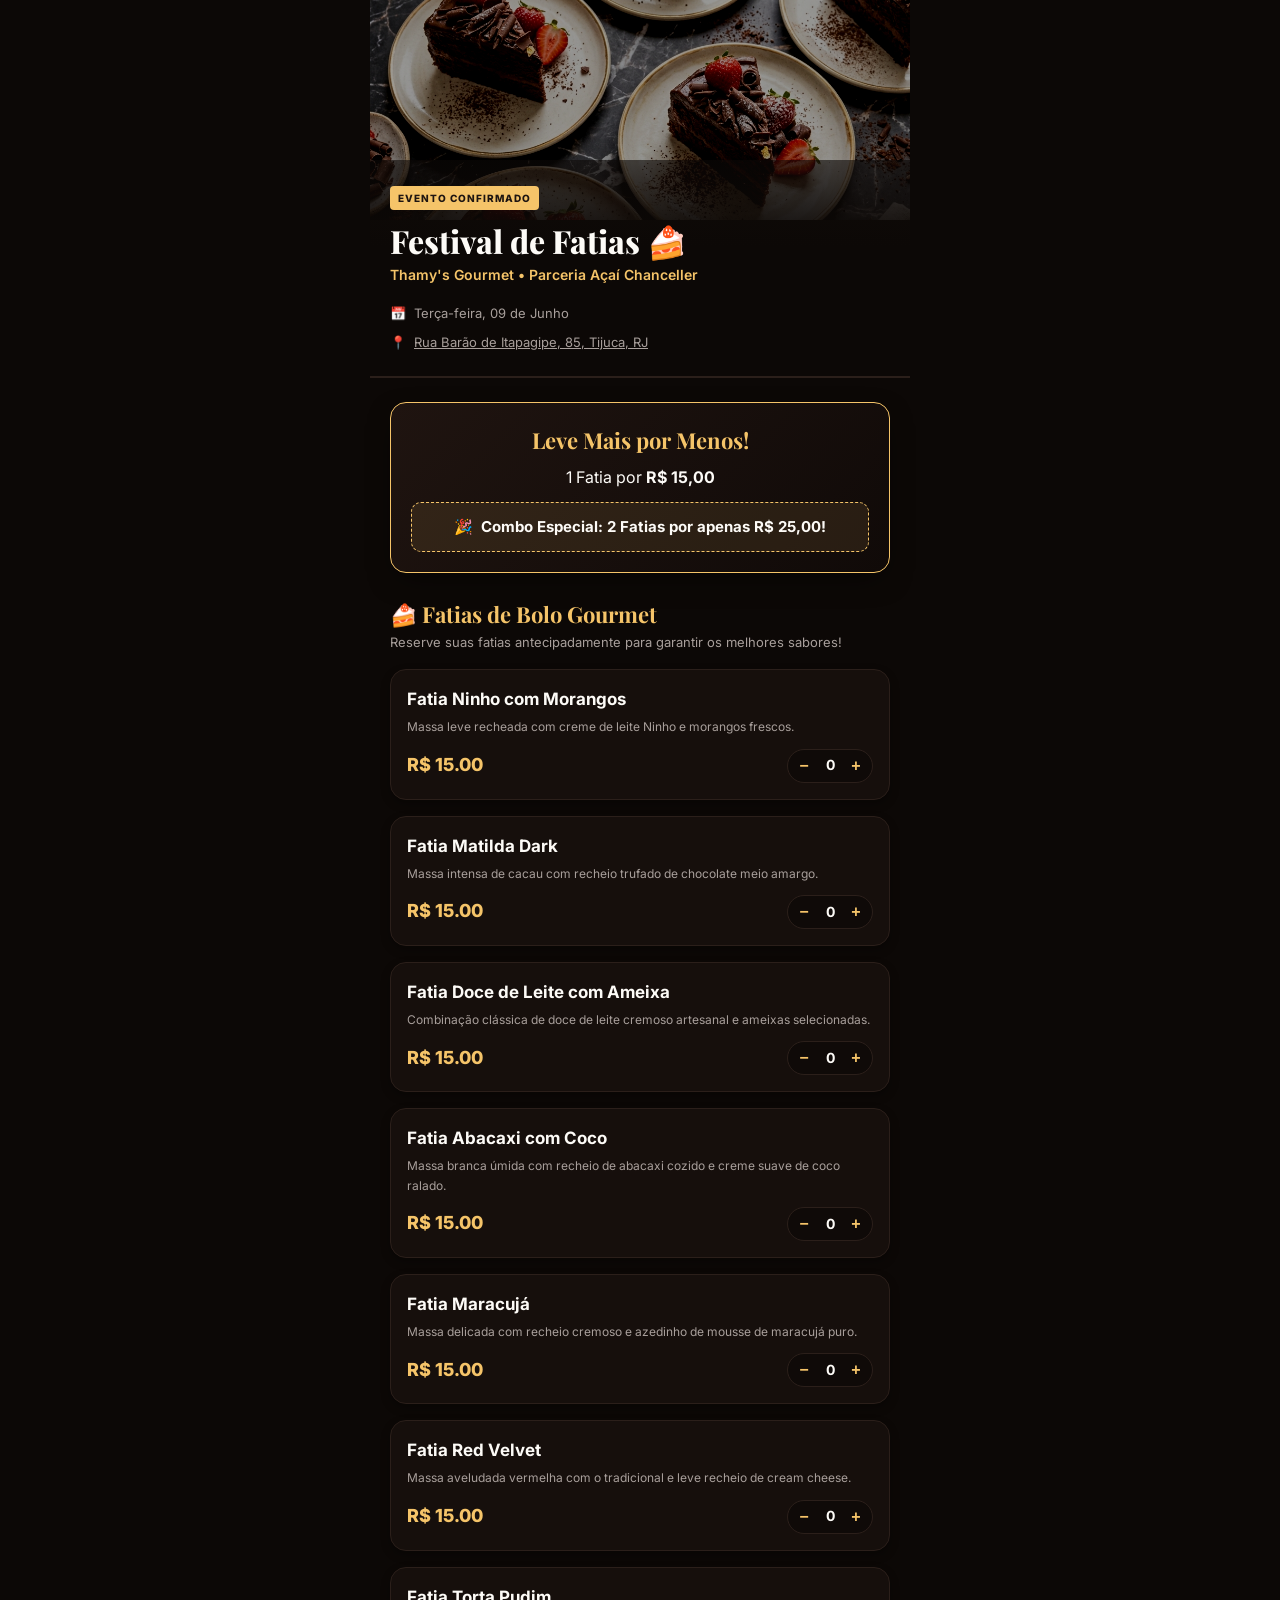
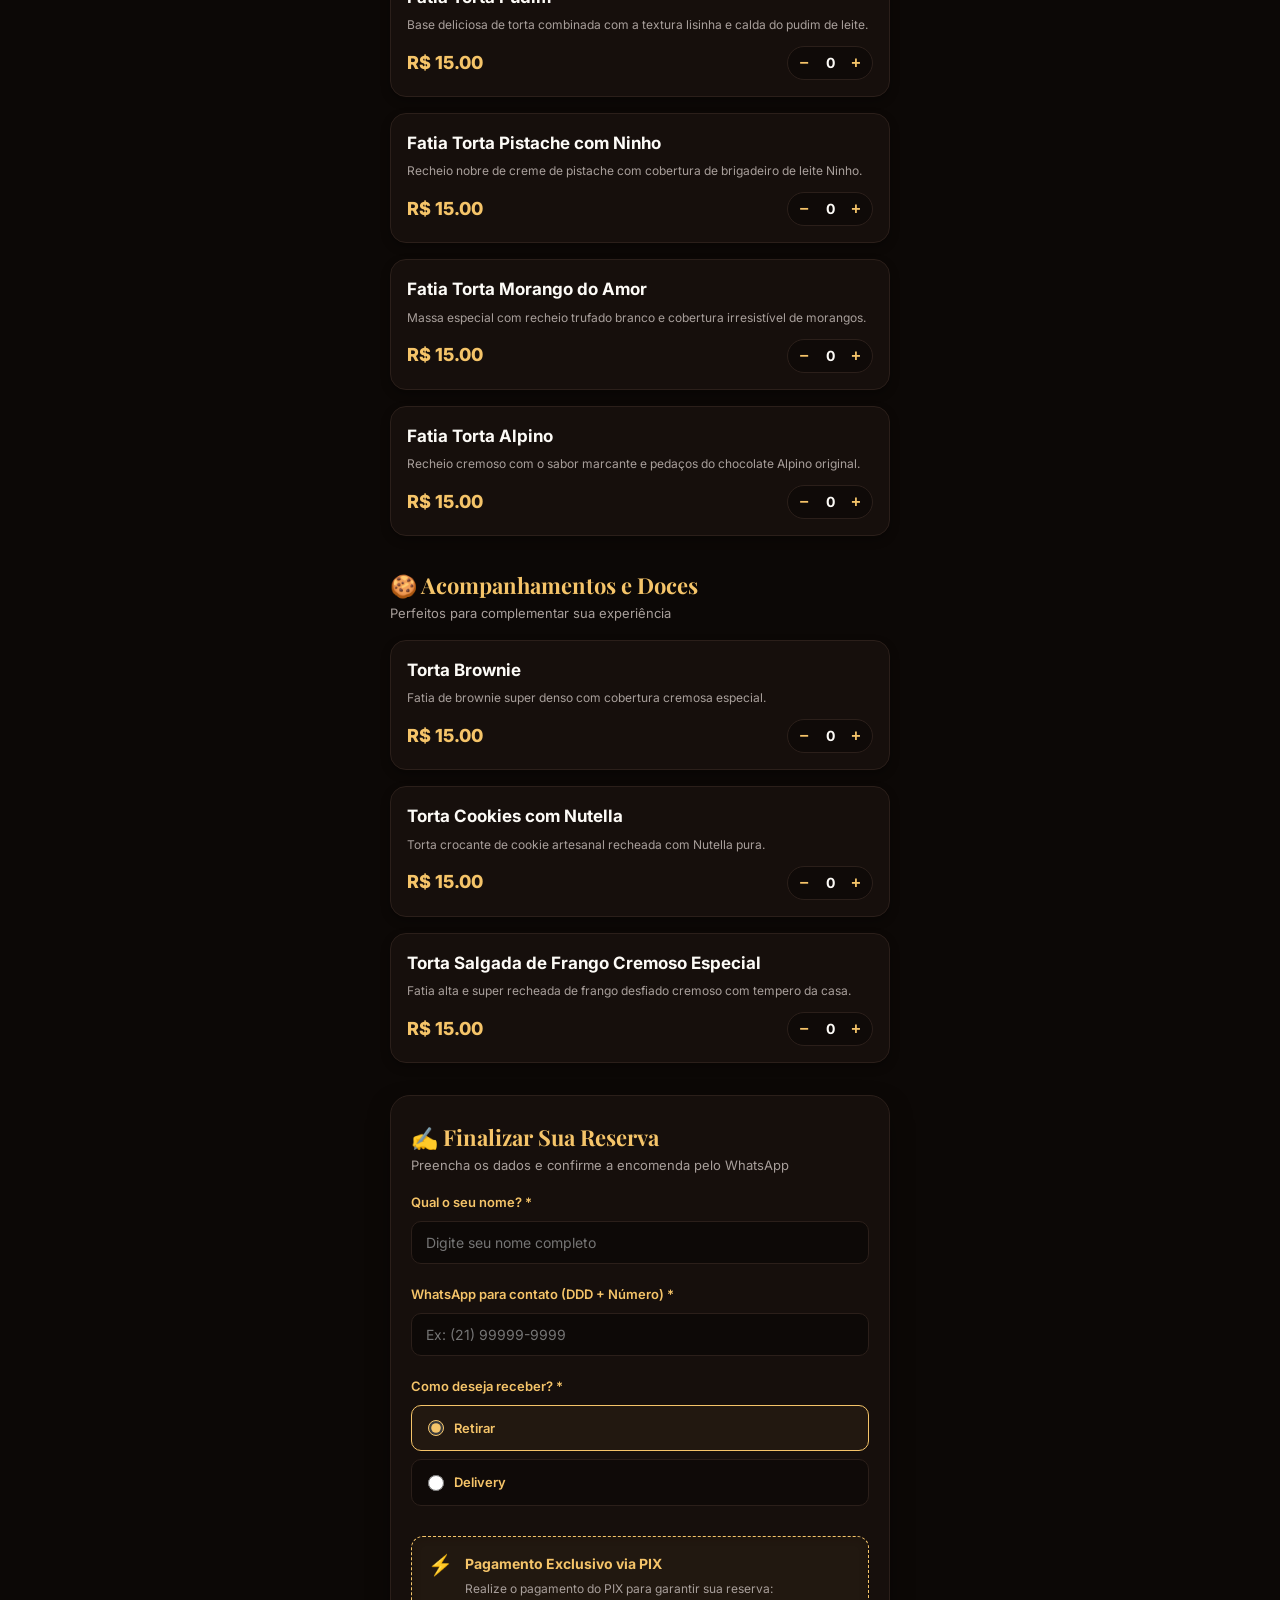
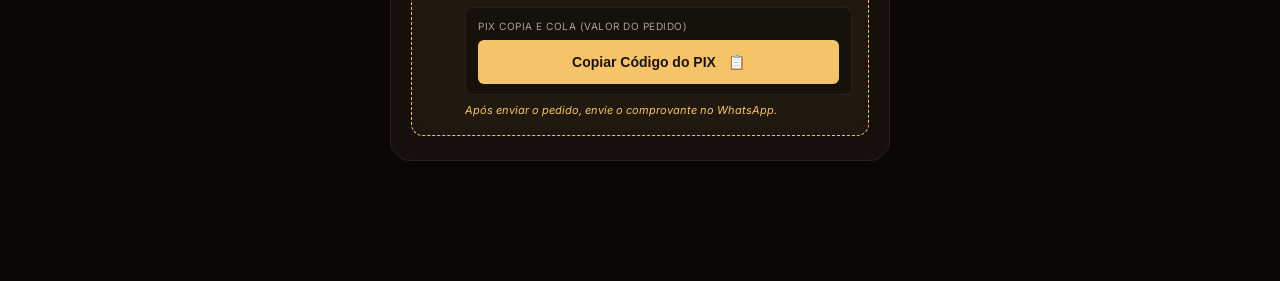
<file: index.html>
<!DOCTYPE html>
<html lang="pt-br">
<head>
    <meta charset="UTF-8">
    <meta name="viewport" content="width=device-width, initial-scale=1.0">
    <title>Festival de Fatias RJ - Thamy's & Chanceller</title>
    <!-- Google Fonts -->
    <link rel="preconnect" href="https://fonts.googleapis.com">
    <link rel="preconnect" href="https://fonts.gstatic.com" crossorigin>
    <link href="https://fonts.googleapis.com/css2?family=Inter:wght@300;400;500;600;700;800&family=Playfair+Display:ital,wght@0,600;0,700;0,800;1,600&display=swap" rel="stylesheet">
    <link rel="stylesheet" href="style.css">
</head>
<body>

    <!-- Header / Banner -->
    <header class="hero-banner">
        <div class="banner-img-container">
            <img src="banner_festival.png" alt="Festival de Fatias Thamy's & Chanceller" class="banner-img">
        </div>
        <div class="hero-content">
            <span class="badge-live">EVENTO CONFIRMADO</span>
            <h1>Festival de Fatias 🍰</h1>
            <p class="subtitle">Thamy's Gourmet • Parceria Açaí Chanceller</p>
            <div class="event-details">
                <div class="detail-item">
                    <span class="icon">📅</span>
                    <span>Terça-feira, 09 de Junho</span>
                </div>
                <div class="detail-item">
                    <span class="icon">📍</span>
                    <a href="https://maps.google.com/?q=Rua+Barão+de+Itapagipe,+85,+Tijuca,+Rio+de+Janeiro" target="_blank" class="map-link">
                        Rua Barão de Itapagipe, 85, Tijuca, RJ
                    </a>
                </div>
            </div>
        </div>
    </header>

    <main class="container">
        
        <!-- Bloco de Oferta Mestre -->
        <section class="promo-box">
            <h2>Leve Mais por Menos!</h2>
            <p class="promo-text">1 Fatia por <strong>R$ 15,00</strong></p>
            <div class="promo-combo">
                <span class="combo-icon">🎉</span>
                <span>Combo Especial: <strong>2 Fatias por apenas R$ 25,00!</strong></span>
            </div>
        </section>

        <!-- Menu / Categorias -->
        <section class="menu-section">
            <div class="section-title">
                <h2>🍰 Fatias de Bolo Gourmet</h2>
                <p>Reserve suas fatias antecipadamente para garantir os melhores sabores!</p>
            </div>
            <div id="fatias-container" class="menu-grid">
                <!-- Inserido dinamicamente via JS -->
                <div class="loading-state">Buscando sabores deliciosos...</div>
            </div>
        </section>

        <section class="menu-section">
            <div class="section-title">
                <h2>🍪 Acompanhamentos e Doces</h2>
                <p>Perfeitos para complementar sua experiência</p>
            </div>
            <div id="complementos-container" class="menu-grid">
                <!-- Inserido dinamicamente via JS -->
                <div class="loading-state">Buscando docinhos adicionais...</div>
            </div>
        </section>

        <!-- Formulário de Encomenda -->
        <section class="order-section" id="checkout">
            <div class="section-title">
                <h2>✍️ Finalizar Sua Reserva</h2>
                <p>Preencha os dados e confirme a encomenda pelo WhatsApp</p>
            </div>

            <form id="checkout-form" class="checkout-form">
                <div class="form-group">
                    <label for="client-name">Qual o seu nome? *</label>
                    <input type="text" id="client-name" name="name" required placeholder="Digite seu nome completo">
                </div>

                <div class="form-group">
                    <label for="client-phone">WhatsApp para contato (DDD + Número) *</label>
                    <input type="tel" id="client-phone" name="phone" required placeholder="Ex: (21) 99999-9999">
                </div>

                <div class="form-group">
                    <label>Como deseja receber? *</label>
                    <div class="radio-group">
                        <label class="radio-label active">
                            <input type="radio" name="delivery_method" value="retirar" checked>
                            <span>Retirar</span>
                        </label>
                        <label class="radio-label">
                            <input type="radio" name="delivery_method" value="delivery">
                            <span>Delivery</span>
                        </label>
                    </div>
                </div>

                <!-- Campos de Endereço (Ocultos por padrão) -->
                <div id="address-fields" class="address-fields hidden">
                    <h3>📍 Endereço de Entrega (Tijuca / Entorno)</h3>
                    
                    <div class="form-row">
                        <div class="form-group col-8">
                            <label for="address-street">Rua *</label>
                            <input type="text" id="address-street" name="street" placeholder="Rua / Avenida">
                        </div>
                        <div class="form-group col-4">
                            <label for="address-number">Número *</label>
                            <input type="text" id="address-number" name="number" placeholder="Nº">
                        </div>
                    </div>

                    <div class="form-row">
                        <div class="form-group col-6">
                            <label for="address-neighborhood">Bairro *</label>
                            <input type="text" id="address-neighborhood" name="neighborhood" placeholder="Ex: Tijuca">
                        </div>
                        <div class="form-group col-6">
                            <label for="address-complement">Complemento</label>
                            <input type="text" id="address-complement" name="complement" placeholder="Apto, Bloco, etc.">
                        </div>
                    </div>

                    <div class="form-group">
                        <label for="address-reference">Ponto de Referência</label>
                        <input type="text" id="address-reference" name="reference" placeholder="Ex: Próximo à praça X">
                    </div>

                    <!-- Caixa de Status do Cálculo da Entrega -->
                    <div id="delivery-status-box" class="delivery-status-box">
                        <span id="delivery-status-icon">🔄</span>
                        <span id="delivery-status-text">Aguardando endereço completo para calcular a taxa de entrega...</span>
                    </div>
                </div>

                <!-- Forma de Pagamento Fixa em PIX -->
                <input type="hidden" id="payment-method" name="payment" value="pix">
                <div class="pix-info-box">
                    <span class="pix-icon">⚡</span>
                    <div class="pix-content">
                        <label>Pagamento Exclusivo via PIX</label>
                        <p>Realize o pagamento do PIX para garantir sua reserva:</p>
                        
                        <div class="pix-key-container" id="pix-copia-cola-container">
                            <span class="pix-key-label">Pix Copia e Cola (Valor do Pedido)</span>
                            <button type="button" class="btn-copy-pix" id="btn-copy-pix-dinamico" onclick="copiarPixCopiaCola()" style="width: 100%; justify-content: center; padding: 14px; font-size: 14px; margin-top: 6px;">
                                <span id="copy-pix-btn-text">Copiar Código do PIX</span>
                                <span class="copy-icon" style="margin-left: 8px;">📋</span>
                            </button>
                        </div>


                        <p class="pix-sub-hint">Após enviar o pedido, envie o comprovante no WhatsApp.</p>
                    </div>
                </div>
            </form>
        </section>

    </main>

    <!-- Resumo Flutuante / Carrinho -->
    <footer class="bottom-bar hidden" id="bottom-bar">
        <div class="bar-container">
            <div class="cart-summary">
                <span id="cart-count" class="cart-badge">0</span>
                <div class="cart-total-box">
                    <div class="total-row main-total">
                        <span class="total-label">Total</span>
                        <span id="cart-total" class="total-value">R$ 0,00</span>
                    </div>
                    <div class="total-row sub-details" id="delivery-tax-row">
                        <span class="tax-detail-label">Itens: <span id="cart-subtotal">R$ 0,00</span></span>
                        <span class="tax-detail-separator">|</span>
                        <span class="tax-detail-label">Entrega: <span id="cart-delivery-tax">Grátis</span></span>
                    </div>
                    <span id="combo-discount" class="discount-label hidden">Economia aplicada!</span>
                </div>
            </div>
            <button type="button" class="btn-submit" id="btn-submit-order">
                <span>Enviar Pedido</span>
                <span class="btn-icon">📲</span>
            </button>
        </div>
    </footer>

    <!-- Scripts -->
    <script src="app.js"></script>
</body>
</html>
</file>
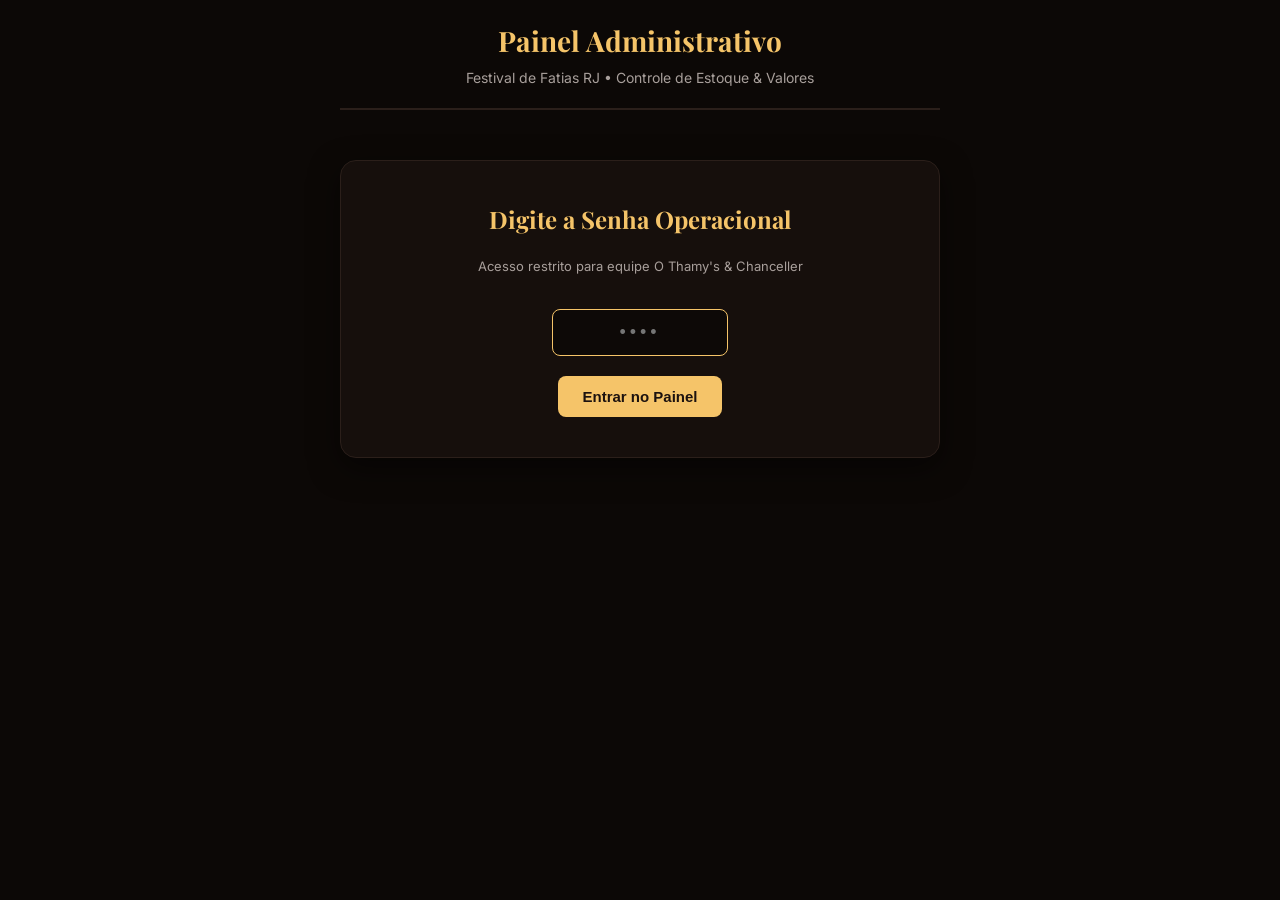
<file: admin.html>
<!DOCTYPE html>
<html lang="pt-br">
<head>
    <meta charset="UTF-8">
    <meta name="viewport" content="width=device-width, initial-scale=1.0">
    <title>Painel Administrativo - Festival de Fatias</title>
    <!-- Google Fonts -->
    <link rel="preconnect" href="https://fonts.googleapis.com">
    <link rel="preconnect" href="https://fonts.gstatic.com" crossorigin>
    <link href="https://fonts.googleapis.com/css2?family=Inter:wght@400;600;700;800&family=Playfair+Display:wght@700&display=swap" rel="stylesheet">
    <style>
        :root {
            --bg-color: #0c0806;
            --card-bg: #160f0c;
            --accent-gold: #f5c469;
            --accent-gold-hover: #e0a96d;
            --text-light: #fdfbf7;
            --text-muted: #a89f9b;
            --border-color: #2b1f1a;
            --success-green: #10b981;
            --danger-red: #ef4444;
        }

        body {
            font-family: 'Inter', sans-serif;
            background-color: var(--bg-color);
            color: var(--text-light);
            padding: 20px;
            margin: 0;
            line-height: 1.5;
        }

        .container {
            max-width: 600px;
            margin: 0 auto;
        }

        header {
            margin-bottom: 30px;
            text-align: center;
            border-bottom: 2px solid var(--border-color);
            padding-bottom: 20px;
        }

        header h1 {
            font-family: 'Playfair Display', Georgia, serif;
            color: var(--accent-gold);
            margin: 0;
            font-size: 28px;
        }

        header p {
            color: var(--text-muted);
            font-size: 14px;
            margin: 5px 0 0 0;
        }

        /* Tela de Bloqueio por Senha */
        .lock-screen {
            background-color: var(--card-bg);
            border: 1px solid var(--border-color);
            border-radius: 16px;
            padding: 40px 20px;
            text-align: center;
            box-shadow: 0 10px 30px rgba(0,0,0,0.5);
            margin-top: 50px;
        }

        .lock-screen h2 {
            margin-top: 0;
            color: var(--accent-gold);
            font-family: 'Playfair Display', serif;
        }

        .lock-screen input {
            background-color: rgba(0,0,0,0.4);
            border: 1px solid var(--border-color);
            border-radius: 8px;
            padding: 12px;
            color: white;
            font-size: 18px;
            text-align: center;
            letter-spacing: 4px;
            width: 150px;
            margin: 20px 0;
            outline: none;
        }

        .lock-screen input:focus {
            border-color: var(--accent-gold);
        }

        .btn {
            background-color: var(--accent-gold);
            color: #1c120f;
            border: none;
            border-radius: 8px;
            padding: 12px 24px;
            font-size: 15px;
            font-weight: 700;
            cursor: pointer;
            transition: all 0.2s ease;
        }

        .btn:hover {
            background-color: var(--accent-gold-hover);
        }

        .hidden {
            display: none !important;
        }

        /* Painel Admin Principal */
        .admin-panel {
            background-color: var(--card-bg);
            border: 1px solid var(--border-color);
            border-radius: 20px;
            padding: 24px;
            box-shadow: 0 10px 30px rgba(0,0,0,0.5);
            margin-bottom: 40px;
        }

        .section-title {
            color: var(--accent-gold);
            font-size: 18px;
            font-weight: 700;
            margin: 0 0 16px 0;
            border-left: 4px solid var(--accent-gold);
            padding-left: 10px;
        }

        .form-group {
            display: flex;
            flex-direction: column;
            gap: 6px;
            margin-bottom: 16px;
        }

        .form-group label {
            font-size: 13px;
            font-weight: 600;
            color: var(--text-muted);
        }

        .form-group input {
            background-color: rgba(0,0,0,0.4);
            border: 1px solid var(--border-color);
            border-radius: 8px;
            padding: 10px 12px;
            color: white;
            font-family: inherit;
            outline: none;
        }

        .form-group input:focus {
            border-color: var(--accent-gold);
        }

        .row-grid {
            display: grid;
            grid-template-columns: 1fr 1fr;
            gap: 16px;
        }

        /* Lista de Sabores / Controle */
        .flavor-list {
            display: flex;
            flex-direction: column;
            gap: 12px;
            margin-bottom: 24px;
        }

        .flavor-item {
            display: flex;
            align-items: center;
            justify-content: space-between;
            background-color: rgba(0,0,0,0.3);
            border: 1px solid var(--border-color);
            border-radius: 10px;
            padding: 12px 16px;
            gap: 12px;
        }

        .flavor-details {
            flex: 1;
            min-width: 0; /* Evita que o flexbox esmague os inputs no celular */
        }

        .flavor-details span {
            font-weight: 600;
            display: block;
        }

        .flavor-details small {
            color: var(--text-muted);
            font-size: 11px;
        }

        .flavor-price-input {
            width: 80px;
            background-color: rgba(0,0,0,0.4);
            border: 1px solid var(--border-color);
            border-radius: 6px;
            padding: 6px;
            color: white;
            text-align: right;
            outline: none;
        }

        .flavor-price-input:focus {
            border-color: var(--accent-gold);
        }

        .flavor-name-input {
            background: rgba(0,0,0,0.25);
            border: 1px solid var(--border-color);
            color: #ffffff !important;
            font-family: inherit;
            font-size: 14px;
            font-weight: 600;
            padding: 8px 10px;
            border-radius: 6px;
            width: 100%;
            box-sizing: border-box;
            outline: none;
            transition: all 0.2s ease;
        }

        .flavor-name-input:focus {
            background-color: rgba(0,0,0,0.45);
            border-color: var(--accent-gold);
        }

        .flavor-desc-input {
            background: rgba(0,0,0,0.25);
            border: 1px solid var(--border-color);
            color: #a89f9b !important;
            font-family: inherit;
            font-size: 11px;
            padding: 6px 10px;
            border-radius: 6px;
            width: 100%;
            box-sizing: border-box;
            outline: none;
            transition: all 0.2s ease;
            margin-top: 6px;
        }

        .flavor-desc-input:focus {
            background-color: rgba(0,0,0,0.45);
            border-color: var(--accent-gold);
        }

        .btn-delete {
            background: none;
            border: none;
            color: var(--danger-red);
            font-size: 16px;
            cursor: pointer;
            padding: 6px;
            border-radius: 6px;
            display: inline-flex;
            align-items: center;
            justify-content: center;
            transition: background 0.2s;
        }

        .btn-delete:hover {
            background-color: rgba(239, 68, 68, 0.15);
        }

        /* Toggle Switch Customizado */
        .switch {
            position: relative;
            display: inline-block;
            width: 44px;
            height: 24px;
        }

        .switch input {
            opacity: 0;
            width: 0;
            height: 0;
        }

        .slider {
            position: absolute;
            cursor: pointer;
            top: 0;
            left: 0;
            right: 0;
            bottom: 0;
            background-color: #3b2c26;
            transition: .3s;
            border-radius: 24px;
        }

        .slider:before {
            position: absolute;
            content: "";
            height: 18px;
            width: 18px;
            left: 3px;
            bottom: 3px;
            background-color: var(--text-light);
            transition: .3s;
            border-radius: 50%;
        }

        input:checked + .slider {
            background-color: var(--success-green);
        }

        input:checked + .slider:before {
            transform: translateX(20px);
        }

        /* Notificação */
        .toast {
            position: fixed;
            bottom: 20px;
            left: 50%;
            transform: translateX(-50%);
            background-color: var(--success-green);
            color: white;
            padding: 12px 24px;
            border-radius: 8px;
            box-shadow: 0 4px 15px rgba(0,0,0,0.5);
            z-index: 1000;
            font-weight: 700;
            transition: opacity 0.3s ease;
        }
    </style>
</head>
<body>

    <div class="container">
        
        <header>
            <h1>Painel Administrativo</h1>
            <p>Festival de Fatias RJ • Controle de Estoque & Valores</p>
        </header>

        <!-- Bloqueio por Senha -->
        <div id="lock-screen" class="lock-screen">
            <h2>Digite a Senha Operacional</h2>
            <p style="color: var(--text-muted); font-size: 13px;">Acesso restrito para equipe O Thamy's & Chanceller</p>
            <input type="password" id="admin-pass" placeholder="••••" maxlength="4" autofocus>
            <br>
            <button class="btn" onclick="verificarSenha()">Entrar no Painel</button>
        </div>

        <!-- Painel Admin -->
        <div id="admin-content" class="admin-content hidden">
            
            <!-- Menu de Abas -->
            <div class="admin-tabs" style="display: flex; gap: 8px; margin-bottom: 24px;">
                <button type="button" class="btn tab-btn active" onclick="switchTab('pdv')" id="tab-btn-pdv" style="flex: 1; padding: 12px; font-weight: 700; border-radius: 8px; cursor: pointer; text-align: center; border: 1px solid var(--border-color); background-color: var(--accent-gold); color: #1c120f;">🖥️ PDV Local</button>
                <button type="button" class="btn tab-btn" onclick="switchTab('caixa')" id="tab-btn-caixa" style="flex: 1; padding: 12px; font-weight: 700; border-radius: 8px; cursor: pointer; text-align: center; border: 1px solid var(--border-color); background-color: var(--border-color); color: var(--text-muted);">📊 Faturamento</button>
                <button type="button" class="btn tab-btn" onclick="switchTab('estoque')" id="tab-btn-estoque" style="flex: 1; padding: 12px; font-weight: 700; border-radius: 8px; cursor: pointer; text-align: center; border: 1px solid var(--border-color); background-color: var(--border-color); color: var(--text-muted);">⚙️ Estoque/Preços</button>
            </div>

            <!-- TAB 1: PDV Local (Venda Presencial) -->
            <div id="tab-pdv" class="tab-content">
                <div class="admin-panel">
                    <h3 class="section-title">Lançar Nova Venda Presencial</h3>
                    <p style="font-size: 12px; color: var(--text-muted); margin-top: -10px; margin-bottom: 16px;">
                        Registre vendas no balcão rapidamente inserindo apenas o valor e forma de pagamento.
                    </p>
                    
                    <div class="form-group" style="margin-bottom: 16px;">
                        <label for="pdv-valor-venda-input" style="font-size: 13px; font-weight: 600; color: var(--text-muted);">Valor Total da Venda (R$) *</label>
                        <input type="text" id="pdv-valor-venda-input" inputmode="numeric" placeholder="R$ 0,00" style="font-size: 20px; padding: 12px; font-weight: 700; color: var(--accent-gold); text-align: center; background-color: rgba(0,0,0,0.5); border: 1px solid var(--border-color); border-radius: 8px; outline: none; margin-top: 6px;" oninput="formatarMoedaPdv(this)">
                    </div>

                    <div class="form-group" style="margin-bottom: 20px;">
                        <label for="pdv-observacao" style="font-size: 13px; font-weight: 600; color: var(--text-muted);">Descrição da Venda (Opcional)</label>
                        <input type="text" id="pdv-observacao" placeholder="Ex: 2 fatias prestigio, coco" style="padding: 10px; background-color: rgba(0,0,0,0.4); border: 1px solid var(--border-color); border-radius: 8px; color: white; outline: none; margin-top: 6px;">
                    </div>
                    
                    <div style="border-top: 1px dashed var(--border-color); padding-top: 16px; margin-bottom: 16px;">
                        <div style="display: flex; justify-content: space-between; font-size: 16px; font-weight: 800;">
                            <span>Total Lançado:</span>
                            <span id="pdv-total-venda" style="color: var(--accent-gold); font-size: 20px;">R$ 0,00</span>
                        </div>
                    </div>

                    <!-- Forma de Pagamento -->
                    <div class="form-group" style="margin-bottom: 16px;">
                        <label style="font-size: 13px; font-weight: 600; color: var(--text-muted);">Forma de Pagamento:</label>
                        <div style="display: grid; grid-template-columns: 1fr 1fr; gap: 8px; margin-top: 6px;">
                            <label class="radio-label active" style="padding: 10px; justify-content: center; cursor: pointer; border-radius: 8px;" id="lbl-pgto-pix">
                                <input type="radio" name="pdv_payment" value="pix" checked onchange="changePdvPayment('pix')"> Pix
                            </label>
                            <label class="radio-label" style="padding: 10px; justify-content: center; cursor: pointer; border-radius: 8px;" id="lbl-pgto-dinheiro">
                                <input type="radio" name="pdv_payment" value="dinheiro" onchange="changePdvPayment('dinheiro')"> Dinheiro
                            </label>
                            <label class="radio-label" style="padding: 10px; justify-content: center; cursor: pointer; border-radius: 8px;" id="lbl-pgto-debito">
                                <input type="radio" name="pdv_payment" value="debito" onchange="changePdvPayment('debito')"> Débito
                            </label>
                            <label class="radio-label" style="padding: 10px; justify-content: center; cursor: pointer; border-radius: 8px;" id="lbl-pgto-credito">
                                <input type="radio" name="pdv_payment" value="credito" onchange="changePdvPayment('credito')"> Crédito
                            </label>
                        </div>
                    </div>

                    <!-- Calculadora de Troco (Oculta por padrão) -->
                    <div id="pdv-troco-box" class="hidden" style="background-color: rgba(0,0,0,0.3); border: 1px solid var(--border-color); padding: 14px; border-radius: 8px; margin-bottom: 20px;">
                        <div style="display: flex; justify-content: space-between; align-items: center; margin-bottom: 10px; gap: 10px;">
                            <label style="font-size: 13px; font-weight: 600; color: var(--text-muted);">Valor Recebido (R$):</label>
                            <input type="text" id="pdv-valor-recebido" inputmode="numeric" placeholder="R$ 0,00" style="width: 100px; text-align: right; background-color: rgba(0,0,0,0.5); border: 1px solid var(--border-color); color: white; padding: 6px; border-radius: 6px;" oninput="formatarMoedaRecebido(this)">
                        </div>
                        <div style="display: flex; justify-content: space-between; align-items: center; font-weight: 700; font-size: 14px;">
                            <span>Troco a Devolver:</span>
                            <span id="pdv-troco-valor" style="color: var(--accent-gold);">R$ 0,00</span>
                        </div>
                    </div>

                    <button type="button" class="btn" style="width: 100%; padding: 14px; font-size: 15px;" onclick="registrarVendaPresencial()">
                        💾 CONFIRMAR VENDA E LANÇAR
                    </button>
                </div>
            </div>

            <!-- TAB 2: Faturamento & Histórico -->
            <div id="tab-caixa" class="tab-content hidden">
                <div class="admin-panel">
                    <h3 class="section-title">Resumo Financeiro do Festival</h3>
                    <div style="display: grid; grid-template-columns: 1fr 1fr; gap: 12px; margin-bottom: 20px;">
                        <div style="background-color: rgba(0,0,0,0.3); padding: 12px; border-radius: 8px; border: 1px solid var(--border-color); text-align: center;">
                            <span style="font-size: 11px; color: var(--text-muted); text-transform: uppercase;">Total Faturado</span>
                            <div id="faturamento-total" style="font-size: 22px; font-weight: 800; color: var(--accent-gold); margin-top: 4px;">R$ 0,00</div>
                        </div>
                        <div style="background-color: rgba(0,0,0,0.3); padding: 12px; border-radius: 8px; border: 1px solid var(--border-color); text-align: center;">
                            <span style="font-size: 11px; color: var(--text-muted); text-transform: uppercase;">Itens Vendidos</span>
                            <div id="faturamento-qtd-itens" style="font-size: 22px; font-weight: 800; color: var(--text-light); margin-top: 4px;">0 un</div>
                        </div>
                    </div>

                    <!-- Divisão por Tipo de Pagamento -->
                    <div style="display: flex; flex-direction: column; gap: 8px; margin-bottom: 24px; background-color: rgba(0,0,0,0.15); padding: 12px; border-radius: 8px; border: 1px solid var(--border-color);">
                        <div style="display: flex; justify-content: space-between; font-size: 13px; border-bottom: 1px solid var(--border-color); padding-bottom: 6px;">
                            <span style="color: var(--text-muted);">⚡ Pix:</span>
                            <span id="faturamento-pix" style="font-weight: 700;">R$ 0,00</span>
                        </div>
                        <div style="display: flex; justify-content: space-between; font-size: 13px; border-bottom: 1px solid var(--border-color); padding-bottom: 6px;">
                            <span style="color: var(--text-muted);">💵 Dinheiro:</span>
                            <span id="faturamento-dinheiro" style="font-weight: 700;">R$ 0,00</span>
                        </div>
                        <div style="display: flex; justify-content: space-between; font-size: 13px; border-bottom: 1px solid var(--border-color); padding-bottom: 6px;">
                            <span style="color: var(--text-muted);">💳 Cartão de Débito:</span>
                            <span id="faturamento-debito" style="font-weight: 700;">R$ 0,00</span>
                        </div>
                        <div style="display: flex; justify-content: space-between; font-size: 13px;">
                            <span style="color: var(--text-muted);">💳 Cartão de Crédito:</span>
                            <span id="faturamento-credito" style="font-weight: 700;">R$ 0,00</span>
                        </div>
                    </div>

                    <!-- Histórico de Vendas Recentes -->
                    <h3 class="section-title">Histórico de Vendas (Balcão)</h3>
                    <div id="historico-vendas-container" class="flavor-list" style="max-height: 250px; overflow-y: auto;">
                        <!-- Inserido dinamicamente via JS -->
                    </div>
                </div>
            </div>

            <!-- TAB 3: Controle de Estoque & Parâmetros (Configurações antigas) -->
            <div id="tab-estoque" class="tab-content hidden">
                <!-- Cadastrar Novo Produto -->
                <div class="admin-panel" style="background-color: rgba(245, 196, 105, 0.03); border: 1.5px solid var(--accent-gold); border-radius: 16px;">
                    <h3 class="section-title">➕ Cadastrar Novo Produto</h3>
                    <p style="font-size: 12px; color: var(--text-muted); margin-top: -10px; margin-bottom: 16px;">
                        Cadastre novos sabores ou acompanhamentos diretamente no seu cardápio:
                    </p>
                    <div class="row-grid">
                        <div class="form-group">
                            <label for="new-item-name">Nome do Produto *</label>
                            <input type="text" id="new-item-name" placeholder="Ex: Fatia Prestígio">
                        </div>
                        <div class="form-group">
                            <label for="new-item-price">Preço Base (R$) *</label>
                            <input type="number" id="new-item-price" step="0.5" placeholder="15.00">
                        </div>
                    </div>
                    <div class="row-grid" style="margin-top: 8px;">
                        <div class="form-group">
                            <label for="new-item-desc">Descrição / Recheios</label>
                            <input type="text" id="new-item-desc" placeholder="Ex: Coco ralado com chocolate...">
                        </div>
                        <div class="form-group">
                            <label for="new-item-category">Categoria *</label>
                            <select id="new-item-category" style="background-color: rgba(0,0,0,0.4); border: 1px solid var(--border-color); border-radius: 10px; padding: 10px; color: white; outline: none; font-size: 14px;">
                                <option value="Fatias">Fatias de Bolo</option>
                                <option value="Complementos">Acompanhamentos/Doces</option>
                            </select>
                        </div>
                    </div>
                    <button type="button" class="btn" style="width: 100%; margin-top: 16px; background-color: var(--success-green); color: white;" onclick="cadastrarNovoItem()">
                        ➕ ADICIONAR PRODUTO À LISTA
                    </button>
                </div>

                <!-- Configurações Gerais -->
                <div class="admin-panel">
                    <h3 class="section-title">Parâmetros de Vendas</h3>
                    
                    <div class="form-group">
                        <label for="admin-whatsapp">WhatsApp de Recebimento de Pedidos (DDD + Número)</label>
                        <input type="text" id="admin-whatsapp" placeholder="Ex: 5522988441827">
                    </div>
    
                    <div class="row-grid">
                        <div class="form-group">
                            <label for="admin-preco-fatia">Preço Unitário da Fatia (R$)</label>
                            <input type="number" id="admin-preco-fatia" step="0.5" placeholder="15.00">
                        </div>
                        <div class="form-group">
                            <label for="admin-preco-combo">Preço do Combo (2 Fatias) (R$)</label>
                            <input type="number" id="admin-preco-combo" step="0.5" placeholder="25.00">
                        </div>
                    </div>
                </div>
    
                <!-- Controle de Sabores -->
                <div class="admin-panel">
                    <h3 class="section-title">Controle de Estoque (Fatias Gourmet)</h3>
                    <p style="font-size: 12px; color: var(--text-muted); margin-top: -10px; margin-bottom: 16px;">
                        Desmarque os sabores que esgotarem para pausar a venda deles no cliente instantaneamente.
                    </p>
                    <div id="fatias-list" class="flavor-list">
                        <!-- Inserido via JS -->
                    </div>
                </div>
    
                <!-- Controle de Acompanhamentos -->
                <div class="admin-panel">
                    <h3 class="section-title">Controle de Acompanhamentos e Preços Específicos</h3>
                    <div id="complementos-list" class="flavor-list">
                        <!-- Inserido via JS -->
                    </div>
                </div>
    
                <!-- Botões de Ação -->
                <div style="text-align: center; margin-bottom: 50px;">
                    <button class="btn" style="width: 100%; padding: 16px; font-size: 16px;" onclick="salvarConfiguracoes()">
                        💾 SALVAR CARDÁPIO E ATUALIZAR CLIENTES
                    </button>
                </div>
            </div>

        </div>

    </div>

    <!-- Toast Success -->
    <div id="toast" class="toast hidden">Cardápio atualizado na nuvem com sucesso!</div>

    <script>
        const BUCKET_ID = "sabores";
        const KVDB_URL = `https://kvdb.io/HupTywL6Nr1yeDcDXgTyme/${BUCKET_ID}`;
        
        let configAtual = {};
        const senhaCorreta = "2001"; // Senha fornecida pelo usuário
        let pdvTotalGeral = 0.0;

        // Verifica Senha
        function verificarSenha() {
            const input = document.getElementById("admin-pass").value;
            if (input === senhaCorreta) {
                document.getElementById("lock-screen").classList.add("hidden");
                document.getElementById("admin-content").classList.remove("hidden");
                inicializarPainel();
            } else {
                alert("Senha incorreta, papai! Tente novamente.");
                document.getElementById("admin-pass").value = "";
                document.getElementById("admin-pass").focus();
            }
        }

        // Permite dar Enter na senha
        document.getElementById("admin-pass").addEventListener("keypress", (e) => {
            if (e.key === "Enter") verificarSenha();
        });

        // Inicializa o Painel carregando os dados
        async function inicializarPainel() {
            try {
                // Tenta buscar do KVDB
                const response = await fetch(KVDB_URL);
                if (response.ok) {
                    configAtual = await response.json();
                } else {
                    throw new Error("Sem dados na nuvem");
                }
            } catch (e) {
                // Se falhar, busca o padrão local (com cache buster)
                console.warn("Buscando configurações locais de fallback...");
                const responseLocal = await fetch("Configuracoes_Padrao.json?v=" + new Date().getTime());
                configAtual = await responseLocal.json();
            }

            preencherFormulario();
            switchTab('pdv'); // Abre por padrão na tela do PDV
        }

        // Preenche os campos do formulário de estoque
        function preencherFormulario() {
            document.getElementById("admin-whatsapp").value = configAtual.whatsapp || "";
            document.getElementById("admin-preco-fatia").value = configAtual.preco_fatia || 15.00;
            document.getElementById("admin-preco-combo").value = configAtual.preco_combo || 25.00;

            const fatiasList = document.getElementById("fatias-list");
            const complementosList = document.getElementById("complementos-list");

            fatiasList.innerHTML = "";
            complementosList.innerHTML = "";

            configAtual.itens.forEach(item => {
                const div = document.createElement("div");
                div.className = "flavor-item";
                div.innerHTML = `
                    <div class="flavor-details">
                        <input type="text" class="flavor-name-input" id="name-${item.id}" value="${item.nome}" placeholder="Sabor / Produto">
                        <input type="text" class="flavor-desc-input" id="desc-${item.id}" value="${item.descricao || ''}" placeholder="Descrição / Ingredientes">
                    </div>
                    <div style="display: flex; align-items: center; gap: 8px;">
                        <input type="number" class="flavor-price-input" id="price-${item.id}" step="0.5" value="${item.preco}">
                        <label class="switch">
                            <input type="checkbox" id="status-${item.id}" ${item.ativo ? 'checked' : ''}>
                            <span class="slider"></span>
                        </label>
                        <button type="button" class="btn-delete" onclick="deletarItemDoCardapio('${item.id}')" title="Excluir item">🗑️</button>
                    </div>
                `;

                if (item.categoria === "Fatias") {
                    fatiasList.appendChild(div);
                } else {
                    complementosList.appendChild(div);
                }
            });
        }

        // Navegação entre abas
        window.switchTab = function(tabName) {
            document.getElementById("tab-pdv").classList.add("hidden");
            document.getElementById("tab-caixa").classList.add("hidden");
            document.getElementById("tab-estoque").classList.add("hidden");
            
            const btnPdv = document.getElementById("tab-btn-pdv");
            const btnCaixa = document.getElementById("tab-btn-caixa");
            const btnEstoque = document.getElementById("tab-btn-estoque");
            
            // Reseta cores de todas as abas
            [btnPdv, btnCaixa, btnEstoque].forEach(btn => {
                btn.classList.remove("active");
                btn.style.backgroundColor = "var(--border-color)";
                btn.style.color = "var(--text-muted)";
            });
            
            // Ativa a aba clicada
            const targetBtn = document.getElementById(`tab-btn-${tabName}`);
            targetBtn.classList.add("active");
            targetBtn.style.backgroundColor = "var(--accent-gold)";
            targetBtn.style.color = "#1c120f";
            
            if (tabName === 'pdv') {
                document.getElementById("tab-pdv").classList.remove("hidden");
            } else if (tabName === 'caixa') {
                document.getElementById("tab-caixa").classList.remove("hidden");
                renderizarRelatorios();
            } else if (tabName === 'estoque') {
                document.getElementById("tab-estoque").classList.remove("hidden");
            }
        }

        // Formata o valor digitado no PDV como moeda (R$ 0,00) com vírgula automática
        window.formatarMoedaPdv = function(input) {
            let valor = input.value.replace(/\D/g, "");
            let numero = (parseFloat(valor) / 100) || 0.0;
            
            if (numero === 0) {
                input.value = "";
                pdvTotalGeral = 0.0;
            } else {
                input.value = "R$ " + numero.toLocaleString("pt-BR", { minimumFractionDigits: 2, maximumFractionDigits: 2 });
                pdvTotalGeral = numero;
            }
            
            document.getElementById("pdv-total-venda").innerText = `R$ ${pdvTotalGeral.toFixed(2)}`;
            calcularTroco();
        }

        // Formata o valor recebido como moeda com vírgula automática
        window.formatarMoedaRecebido = function(input) {
            let valor = input.value.replace(/\D/g, "");
            let numero = (parseFloat(valor) / 100) || 0.0;
            
            if (numero === 0) {
                input.value = "";
            } else {
                input.value = "R$ " + numero.toLocaleString("pt-BR", { minimumFractionDigits: 2, maximumFractionDigits: 2 });
            }
            calcularTroco();
        }

        // Muda forma de pagamento no PDV e exibe troco
        window.changePdvPayment = function(method) {
            document.getElementById("lbl-pgto-pix").classList.remove("active");
            document.getElementById("lbl-pgto-dinheiro").classList.remove("active");
            document.getElementById("lbl-pgto-debito").classList.remove("active");
            document.getElementById("lbl-pgto-credito").classList.remove("active");
            
            document.getElementById(`lbl-pgto-${method}`).classList.add("active");
            
            const trocoBox = document.getElementById("pdv-troco-box");
            if (method === "dinheiro") {
                trocoBox.classList.remove("hidden");
                document.getElementById("pdv-valor-recebido").value = "";
                document.getElementById("pdv-troco-valor").innerText = "R$ 0,00";
                document.getElementById("pdv-valor-recebido").focus();
            } else {
                trocoBox.classList.add("hidden");
            }
        }

        // Calcula troco em dinheiro usando o valor limpo da máscara
        window.calcularTroco = function() {
            const recebidoStr = document.getElementById("pdv-valor-recebido").value.replace(/\D/g, "");
            const recebidoVal = (parseFloat(recebidoStr) / 100) || 0.0;
            const trocoSpan = document.getElementById("pdv-troco-valor");
            
            if (recebidoVal >= pdvTotalGeral && pdvTotalGeral > 0) {
                const troco = recebidoVal - pdvTotalGeral;
                trocoSpan.innerText = `R$ ${troco.toFixed(2)}`;
                trocoSpan.style.color = "var(--success-green)";
            } else {
                trocoSpan.innerText = "R$ 0,00";
                trocoSpan.style.color = "var(--accent-gold)";
            }
        }

        // Registra venda presencial e envia pra nuvem
        window.registrarVendaPresencial = async function() {
            if (pdvTotalGeral <= 0) {
                alert("Papai, digite o valor da venda antes de confirmar!");
                return;
            }
            
            const metodoPagamento = document.querySelector('input[name="pdv_payment"]:checked')?.value || "pix";
            const recebidoStr = document.getElementById("pdv-valor-recebido").value.replace(/\D/g, "");
            const recebidoVal = (parseFloat(recebidoStr) / 100) || 0.0;
            const observacao = document.getElementById("pdv-observacao").value.trim();
            
            if (metodoPagamento === "dinheiro" && recebidoVal < pdvTotalGeral) {
                alert("O valor recebido em dinheiro é menor do que o total da venda, papai!");
                return;
            }
            
            // Monta o objeto da venda com item genérico
            const novaVenda = {
                id: "venda_" + new Date().getTime(),
                timestamp: new Date().toISOString(),
                itens: [{
                    id: "venda_avulsa",
                    nome: observacao || "Venda de Balcão",
                    qtd: 1,
                    precoUnitario: pdvTotalGeral
                }],
                pagamento: metodoPagamento,
                valor: pdvTotalGeral,
                recebido: recebidoVal || pdvTotalGeral,
                troco: recebidoVal > pdvTotalGeral ? recebidoVal - pdvTotalGeral : 0.0
            };
            
            // Inicializa lista de vendas na nuvem se não existir
            if (!configAtual.vendas) {
                configAtual.vendas = [];
            }
            
            configAtual.vendas.push(novaVenda);
            
            // Salva na nuvem (KVDB)
            try {
                const response = await fetch(KVDB_URL, {
                    method: "POST",
                    headers: {
                        "Content-Type": "application/json"
                    },
                    body: JSON.stringify(configAtual)
                });
                
                if (response.ok) {
                    showToast();
                    
                    // Sucesso: reseta PDV
                    document.getElementById("pdv-valor-venda-input").value = "";
                    document.getElementById("pdv-observacao").value = "";
                    document.getElementById("pdv-valor-recebido").value = "";
                    document.getElementById("pdv-troco-valor").innerText = "R$ 0,00";
                    pdvTotalGeral = 0.0;
                    document.getElementById("pdv-total-venda").innerText = "R$ 0,00";
                    
                    alert("Venda de balcão registrada com sucesso, papai!");
                } else {
                    alert("Erro ao salvar venda no servidor.");
                }
            } catch (e) {
                console.error(e);
                alert("Erro de conexão com o banco de dados.");
            }
        }

        // Renderiza relatórios do Caixa e Histórico
        function renderizarRelatorios() {
            const vendas = configAtual.vendas || [];
            
            let totalFaturamento = 0.0;
            let totalPix = 0.0;
            let totalDinheiro = 0.0;
            let totalDebito = 0.0;
            let totalCredito = 0.0;
            let qtdItens = 0;
            
            vendas.forEach(v => {
                totalFaturamento += v.valor;
                if (v.pagamento === "pix") totalPix += v.valor;
                if (v.pagamento === "dinheiro") totalDinheiro += v.valor;
                if (v.pagamento === "debito") totalDebito += v.valor;
                if (v.pagamento === "credito") totalCredito += v.valor;
                
                v.itens.forEach(i => {
                    qtdItens += i.qtd;
                });
            });
            
            document.getElementById("faturamento-total").innerText = `R$ ${totalFaturamento.toFixed(2)}`;
            document.getElementById("faturamento-qtd-itens").innerText = `${qtdItens} un`;
            document.getElementById("faturamento-pix").innerText = `R$ ${totalPix.toFixed(2)}`;
            document.getElementById("faturamento-dinheiro").innerText = `R$ ${totalDinheiro.toFixed(2)}`;
            document.getElementById("faturamento-debito").innerText = `R$ ${totalDebito.toFixed(2)}`;
            document.getElementById("faturamento-credito").innerText = `R$ ${totalCredito.toFixed(2)}`;
            
            // Renderiza histórico
            const histContainer = document.getElementById("historico-vendas-container");
            if (!histContainer) return;
            histContainer.innerHTML = "";
            
            if (vendas.length === 0) {
                histContainer.innerHTML = `<div style="text-align: center; color: var(--text-muted); font-style: italic; padding: 16px; font-size: 12px;">Nenhuma venda presencial registrada ainda.</div>`;
                return;
            }
            
            // Exibe as últimas vendas no topo
            [...vendas].reverse().forEach(v => {
                const date = new Date(v.timestamp);
                const timeStr = date.toLocaleTimeString('pt-BR', { hour: '2-digit', minute: '2-digit' });
                
                const div = document.createElement("div");
                div.className = "flavor-item";
                div.style.padding = "10px 14px";
                div.style.flexDirection = "column";
                div.style.alignItems = "stretch";
                
                let textoItens = v.itens.map(i => `${i.qtd}x ${i.nome}`).join(", ");
                let iconPgto = "⚡ Pix";
                if (v.pagamento === "dinheiro") iconPgto = "💵 Dinheiro";
                if (v.pagamento === "debito") iconPgto = "💳 Débito";
                if (v.pagamento === "credito") iconPgto = "💳 Crédito";
                
                div.innerHTML = `
                    <div style="display: flex; justify-content: space-between; font-weight: 600; font-size: 13px;">
                        <span>Venda - ${timeStr}</span>
                        <span style="color: var(--accent-gold);">R$ ${v.valor.toFixed(2)}</span>
                    </div>
                    <div style="font-size: 11px; color: var(--text-muted); margin-top: 4px; display: flex; justify-content: space-between; align-items: center;">
                        <span style="max-width: 80%; white-space: nowrap; overflow: hidden; text-overflow: ellipsis;">${textoItens} (${iconPgto})</span>
                        <button type="button" onclick="estornarVenda('${v.id}')" style="background: none; border: none; color: var(--danger-red); font-size: 11px; font-weight: 700; cursor: pointer;">Estornar</button>
                    </div>
                `;
                histContainer.appendChild(div);
            });
        }

        // Exclui/Estorna uma venda registrada por engano
        window.estornarVenda = async function(vendaId) {
            if (!confirm("Tem certeza que deseja estornar essa venda, papai? Isso vai retirá-la do caixa permanentemente!")) {
                return;
            }
            
            configAtual.vendas = configAtual.vendas.filter(v => v.id !== vendaId);
            
            // Salva na nuvem
            try {
                const response = await fetch(KVDB_URL, {
                    method: "POST",
                    headers: {
                        "Content-Type": "application/json"
                    },
                    body: JSON.stringify(configAtual)
                });
                
                if (response.ok) {
                    showToast();
                    renderizarRelatorios();
                    alert("Venda estornada com sucesso, papai!");
                } else {
                    alert("Erro ao remover venda do servidor.");
                }
            } catch (e) {
                console.error(e);
                alert("Erro de conexão.");
            }
        }

        // Cadastra um novo produto na memória e salva na nuvem
        window.cadastrarNovoItem = async function() {
            const nameVal = document.getElementById("new-item-name").value.trim();
            const priceVal = parseFloat(document.getElementById("new-item-price").value) || 0;
            const descVal = document.getElementById("new-item-desc").value.trim();
            const catVal = document.getElementById("new-item-category").value;

            if (!nameVal || priceVal <= 0) {
                alert("Papai, preencha o Nome e o Preço do novo produto!");
                return;
            }

            // Gera um ID baseado no nome sem acentos
            const cleanId = "item_" + nameVal
                .toLowerCase()
                .normalize("NFD")
                .replace(/[\u0300-\u036f]/g, "")
                .replace(/[^a-z0-9_]/g, "_")
                + "_" + new Date().getTime();

            const novoItem = {
                id: cleanId,
                nome: nameVal,
                descricao: descVal,
                preco: priceVal,
                ativo: true,
                categoria: catVal
            };

            if (!configAtual.itens) {
                configAtual.itens = [];
            }

            configAtual.itens.push(novoItem);

            // Limpa inputs
            document.getElementById("new-item-name").value = "";
            document.getElementById("new-item-price").value = "";
            document.getElementById("new-item-desc").value = "";

            preencherFormulario();
            await salvarConfiguracoes();
            alert(`Produto "${nameVal}" adicionado ao cardápio com sucesso, papai!`);
        }

        // Deleta um produto do cardápio permanentemente
        window.deletarItemDoCardapio = async function(itemId) {
            const item = configAtual.itens.find(i => i.id === itemId);
            if (!item) return;

            if (!confirm(`Tem certeza que deseja excluir permanentemente o item "${item.nome}" do cardápio, papai?`)) {
                return;
            }

            configAtual.itens = configAtual.itens.filter(i => i.id !== itemId);
            
            preencherFormulario();
            await salvarConfiguracoes();
        }

        // Coleta os valores do formulário (incluindo edições) e salva na nuvem
        async function salvarConfiguracoes() {
            // Valida WhatsApp
            const waInput = document.getElementById("admin-whatsapp").value.trim().replace(/\D/g, '');
            if (waInput.length < 10) {
                alert("Por favor, digite um número de WhatsApp válido com DDD!");
                return;
            }

            configAtual.whatsapp = waInput;
            configAtual.preco_fatia = parseFloat(document.getElementById("admin-preco-fatia").value) || 15.00;
            configAtual.preco_combo = parseFloat(document.getElementById("admin-preco-combo").value) || 25.00;

            // Coleta status, preço, nome e descrição de cada item
            configAtual.itens.forEach(item => {
                const statusCheckbox = document.getElementById(`status-${item.id}`);
                const priceInput = document.getElementById(`price-${item.id}`);
                const nameInput = document.getElementById(`name-${item.id}`);
                const descInput = document.getElementById(`desc-${item.id}`);

                if (statusCheckbox) {
                    item.ativo = statusCheckbox.checked;
                }
                if (priceInput) {
                    item.preco = parseFloat(priceInput.value) || item.preco;
                }
                if (nameInput) {
                    item.nome = nameInput.value.trim() || item.nome;
                }
                if (descInput) {
                    item.descricao = descInput.value.trim();
                }
            });

            // Envia para o KVDB
            try {
                const response = await fetch(KVDB_URL, {
                    method: "POST",
                    headers: {
                        "Content-Type": "application/json"
                    },
                    body: JSON.stringify(configAtual)
                });

                if (response.ok) {
                    showToast();
                } else {
                    alert("Erro ao salvar dados no servidor. Verifique a internet.");
                }
            } catch (e) {
                console.error(e);
                alert("Erro de conexão com o banco de dados.");
            }
        }

        // Exibe feedback visual
        function showToast() {
            const toast = document.getElementById("toast");
            toast.classList.remove("hidden");
            setTimeout(() => {
                toast.classList.add("hidden");
            }, 3000);
        }
    </script>
</body>
</html>
</file>
<file: style.css>
/* Reset & Base System */
:root {
    --bg-color: #0c0806; /* Cacau ultra escuro */
    --card-bg: #160f0c; /* Chocolate escuro */
    --card-hover: #1e1511;
    --accent-gold: #f5c469; /* Dourado Gourmet */
    --accent-gold-hover: #e0a96d;
    --accent-purple: #7c3aed; /* Para Chanceller */
    --text-light: #fdfbf7;
    --text-muted: #a89f9b;
    --border-color: #2b1f1a;
    --success-green: #10b981;
    
    --shadow-premium: 0 10px 30px -10px rgba(0, 0, 0, 0.7);
    --transition-smooth: all 0.3s cubic-bezier(0.4, 0, 0.2, 1);
}

* {
    box-sizing: border-box;
    margin: 0;
    padding: 0;
    -webkit-tap-highlight-color: transparent;
}

body {
    font-family: 'Inter', -apple-system, BlinkMacSystemFont, "Segoe UI", Roboto, Helvetica, Arial, sans-serif;
    background-color: var(--bg-color);
    color: var(--text-light);
    line-height: 1.6;
    padding-bottom: 120px; /* Espaço para o carrinho flutuante */
    overflow-x: hidden;
}

/* Container */
.container {
    width: 100%;
    max-width: 540px;
    margin: 0 auto;
    padding: 0 20px;
}

/* Header & Hero */
.hero-banner {
    position: relative;
    width: 100%;
    max-width: 540px;
    margin: 0 auto;
    background-color: var(--card-bg);
    overflow: hidden;
    border-bottom: 2px solid var(--border-color);
}

.banner-img-container {
    width: 100%;
    height: 220px;
    position: relative;
    overflow: hidden;
}

.banner-img {
    width: 100%;
    height: 100%;
    object-fit: cover;
    filter: brightness(0.6) contrast(1.1);
}

.hero-content {
    padding: 24px 20px;
    position: relative;
    margin-top: -60px; /* Sobrepõe levemente o banner */
    background: linear-gradient(to bottom, rgba(12, 8, 6, 0.6) 0%, rgba(12, 8, 6, 1) 40%);
}

.badge-live {
    display: inline-block;
    background-color: var(--accent-gold);
    color: #1e1511;
    font-size: 10px;
    font-weight: 800;
    padding: 4px 8px;
    border-radius: 4px;
    margin-bottom: 12px;
    letter-spacing: 1px;
}

.hero-content h1 {
    font-family: 'Playfair Display', Georgia, serif;
    font-size: 32px;
    font-weight: 800;
    color: var(--text-light);
    line-height: 1.2;
}

.subtitle {
    font-size: 14px;
    color: var(--accent-gold);
    font-weight: 600;
    margin-top: 4px;
}

.event-details {
    margin-top: 16px;
    display: flex;
    flex-direction: column;
    gap: 8px;
}

.detail-item {
    display: flex;
    align-items: center;
    gap: 8px;
    font-size: 13px;
    color: var(--text-muted);
}

.map-link {
    color: var(--text-muted);
    text-decoration: underline;
}

.map-link:hover {
    color: var(--accent-gold);
}

/* Caixa de Promoção Mestre */
.promo-box {
    background: linear-gradient(135deg, #1f1410 0%, #100a08 100%);
    border: 1px solid var(--accent-gold);
    border-radius: 16px;
    padding: 20px;
    margin: 24px 0;
    text-align: center;
    box-shadow: var(--shadow-premium);
    position: relative;
}

.promo-badge {
    position: absolute;
    top: -12px;
    left: 50%;
    transform: translateX(-50%);
    background-color: var(--success-green);
    color: white;
    font-size: 10px;
    font-weight: 800;
    padding: 4px 12px;
    border-radius: 12px;
    letter-spacing: 0.5px;
}

.promo-box h2 {
    font-family: 'Playfair Display', serif;
    font-size: 22px;
    color: var(--accent-gold);
    margin-bottom: 6px;
}

.promo-text {
    font-size: 16px;
    margin-bottom: 12px;
}

.promo-combo {
    background-color: rgba(245, 196, 105, 0.1);
    border: 1.5px dashed var(--accent-gold);
    padding: 12px;
    border-radius: 10px;
    font-size: 15px;
    font-weight: 700;
    color: var(--text-light);
    display: flex;
    align-items: center;
    justify-content: center;
    gap: 8px;
}

.promo-subtext {
    font-size: 11px;
    color: var(--text-muted);
    margin-top: 8px;
}

/* Seções de Menu */
.menu-section {
    margin-bottom: 32px;
}

.section-title {
    margin-bottom: 16px;
}

.section-title h2 {
    font-family: 'Playfair Display', serif;
    font-size: 22px;
    font-weight: 700;
    color: var(--accent-gold);
}

.section-title p {
    font-size: 13px;
    color: var(--text-muted);
}

/* Menu Grid e Cards */
.menu-grid {
    display: flex;
    flex-direction: column;
    gap: 16px;
}

.menu-card {
    background-color: var(--card-bg);
    border: 1px solid var(--border-color);
    border-radius: 16px;
    padding: 16px;
    display: flex;
    gap: 16px;
    box-shadow: 0 4px 10px rgba(0,0,0,0.3);
    transition: var(--transition-smooth);
    position: relative;
    overflow: hidden;
}

.menu-card:hover {
    border-color: var(--accent-gold);
    transform: translateY(-2px);
    background-color: var(--card-hover);
}

.menu-card.paused {
    opacity: 0.5;
}

.menu-card.paused::after {
    content: "ESGOTADO";
    position: absolute;
    top: 50%;
    left: 50%;
    transform: translate(-50%, -50%) rotate(-10deg);
    background-color: rgba(239, 68, 68, 0.9);
    color: white;
    font-weight: 900;
    font-size: 14px;
    padding: 6px 20px;
    border-radius: 4px;
    border: 2px solid white;
    letter-spacing: 1px;
}

.item-info {
    flex: 1;
    display: flex;
    flex-direction: column;
    justify-content: space-between;
}

.item-header h3 {
    font-size: 17px;
    font-weight: 700;
    color: var(--text-light);
}

.item-desc {
    font-size: 12px;
    color: var(--text-muted);
    margin-top: 4px;
    display: -webkit-box;
    -webkit-line-clamp: 2;
    -webkit-box-orient: vertical;
    overflow: hidden;
}

.item-footer {
    display: flex;
    justify-content: space-between;
    align-items: center;
    margin-top: 12px;
}

.item-price {
    font-size: 18px;
    font-weight: 800;
    color: var(--accent-gold);
}

/* Controles de Quantidade */
.qty-controls {
    display: flex;
    align-items: center;
    background-color: rgba(0,0,0,0.3);
    border: 1px solid var(--border-color);
    border-radius: 30px;
    padding: 2px;
}

.btn-qty {
    background: none;
    border: none;
    color: var(--accent-gold);
    font-size: 16px;
    font-weight: bold;
    width: 28px;
    height: 28px;
    border-radius: 50%;
    cursor: pointer;
    display: flex;
    align-items: center;
    justify-content: center;
    transition: var(--transition-smooth);
}

.btn-qty:hover {
    background-color: var(--accent-gold);
    color: #1e1511;
}

.qty-val {
    width: 24px;
    text-align: center;
    font-size: 14px;
    font-weight: 700;
}

/* Loading State */
.loading-state {
    text-align: center;
    padding: 30px;
    color: var(--text-muted);
    font-style: italic;
}

/* Formulário de Finalização */
.order-section {
    background-color: var(--card-bg);
    border: 1px solid var(--border-color);
    border-radius: 20px;
    padding: 24px 20px;
    margin-top: 32px;
    box-shadow: var(--shadow-premium);
}

.checkout-form {
    display: flex;
    flex-direction: column;
    gap: 20px;
}

.form-group {
    display: flex;
    flex-direction: column;
    gap: 8px;
}

.form-group label {
    font-size: 13px;
    font-weight: 600;
    color: var(--accent-gold);
}

.form-group input,
.form-group select {
    width: 100%;
    background-color: rgba(0,0,0,0.4);
    border: 1px solid var(--border-color);
    border-radius: 10px;
    padding: 12px 14px;
    color: var(--text-light);
    font-family: inherit;
    font-size: 14px;
    outline: none;
    transition: var(--transition-smooth);
}

.form-group input:focus,
.form-group select:focus {
    border-color: var(--accent-gold);
    box-shadow: 0 0 0 1px var(--accent-gold);
}

.form-row {
    display: flex;
    gap: 12px;
    width: 100%;
}

.col-8 { flex: 8; min-width: 0; }
.col-6 { flex: 6; min-width: 0; }
.col-4 { flex: 4; min-width: 0; }

/* Radio Group Customizado */
.radio-group {
    display: flex;
    flex-direction: column;
    gap: 8px;
}

.radio-label {
    background-color: rgba(0,0,0,0.3);
    border: 1px solid var(--border-color);
    border-radius: 10px;
    padding: 12px 16px;
    display: flex;
    align-items: center;
    gap: 10px;
    cursor: pointer;
    font-size: 14px;
    transition: var(--transition-smooth);
}

.radio-label input {
    accent-color: var(--accent-gold);
    width: 16px;
    height: 16px;
}

.radio-label.active {
    border-color: var(--accent-gold);
    background-color: rgba(245, 196, 105, 0.05);
}

/* Seção de Endereço Animada */
.address-fields {
    border-top: 1px dashed var(--border-color);
    margin-top: 10px;
    padding-top: 16px;
    display: flex;
    flex-direction: column;
    gap: 14px;
}

.address-fields h3 {
    font-size: 15px;
    color: var(--text-light);
    margin-bottom: 4px;
}

.hidden {
    display: none !important;
}

/* Barra Inferior Flutuante (Carrinho) */
.bottom-bar {
    position: fixed;
    bottom: 0;
    left: 0;
    right: 0;
    z-index: 100;
    background: rgba(12, 8, 6, 0.85);
    backdrop-filter: blur(12px);
    -webkit-backdrop-filter: blur(12px);
    border-top: 1px solid var(--border-color);
    box-shadow: 0 -10px 30px rgba(0,0,0,0.5);
    padding: 16px 0;
}

.bar-container {
    width: 100%;
    max-width: 540px;
    margin: 0 auto;
    padding: 0 20px;
    display: flex;
    justify-content: space-between;
    align-items: center;
    gap: 16px;
}

.cart-summary {
    display: flex;
    align-items: center;
    gap: 12px;
}

.cart-badge {
    background-color: var(--accent-gold);
    color: #1e1511;
    font-weight: 800;
    font-size: 14px;
    width: 28px;
    height: 28px;
    border-radius: 50%;
    display: flex;
    align-items: center;
    justify-content: center;
}

.cart-total-box {
    display: flex;
    flex-direction: column;
}

.total-label {
    font-size: 10px;
    color: var(--text-muted);
    text-transform: uppercase;
}

.total-value {
    font-size: 20px;
    font-weight: 800;
    color: var(--text-light);
    line-height: 1.1;
}

.discount-label {
    font-size: 9px;
    color: var(--success-green);
    font-weight: bold;
}

.btn-submit {
    flex: 1;
    background-color: var(--accent-gold);
    color: #1c120f;
    border: none;
    border-radius: 12px;
    padding: 14px 20px;
    font-size: 15px;
    font-weight: 800;
    cursor: pointer;
    display: flex;
    align-items: center;
    justify-content: center;
    gap: 8px;
    box-shadow: 0 4px 15px rgba(245, 196, 105, 0.3);
    transition: var(--transition-smooth);
}

.btn-submit:hover {
    background-color: var(--accent-gold-hover);
    transform: translateY(-1px);
    box-shadow: 0 6px 20px rgba(245, 196, 105, 0.4);
}

.btn-submit:active {
    transform: translateY(1px);
}

/* Bloco Informativo do PIX */
.pix-info-box {
    display: flex;
    align-items: flex-start;
    gap: 12px;
    background-color: rgba(245, 196, 105, 0.05);
    border: 1.5px dashed var(--accent-gold);
    border-radius: 12px;
    padding: 16px;
    margin-top: 10px;
    box-shadow: inset 0 0 10px rgba(0,0,0,0.2);
}

.pix-icon {
    font-size: 20px;
    color: var(--accent-gold);
    line-height: 1;
    margin-top: 2px;
}

.pix-content {
    flex: 1;
    min-width: 0;
}

.pix-content label {
    display: block;
    font-size: 14px;
    font-weight: 700;
    color: var(--accent-gold);
    margin-bottom: 4px;
}

.pix-content p {
    font-size: 12px;
    color: var(--text-muted);
    margin: 0;
    line-height: 1.45;
}

.pix-key-container {
    margin-top: 10px;
    background-color: rgba(0,0,0,0.3);
    border: 1px solid var(--border-color);
    border-radius: 8px;
    padding: 10px 12px;
}

.pix-key-label {
    display: block;
    font-size: 10px;
    color: var(--text-muted);
    text-transform: uppercase;
    letter-spacing: 0.5px;
    margin-bottom: 2px;
}

.pix-key-row {
    display: flex;
    justify-content: space-between;
    align-items: center;
    gap: 10px;
}

.pix-key-value {
    font-family: monospace;
    font-size: 16px;
    font-weight: 700;
    color: var(--text-light);
    letter-spacing: 0.5px;
}

.btn-copy-pix {
    background-color: var(--accent-gold);
    color: #1c120f;
    border: none;
    border-radius: 6px;
    padding: 6px 12px;
    font-size: 12px;
    font-weight: 800;
    cursor: pointer;
    display: flex;
    align-items: center;
    gap: 4px;
    transition: var(--transition-smooth);
    flex-shrink: 0;
}

.btn-copy-pix:hover {
    background-color: var(--accent-gold-hover);
}

.btn-copy-pix:active {
    transform: scale(0.95);
}

.pix-sub-hint {
    margin-top: 8px !important;
    font-size: 11px !important;
    font-style: italic;
    color: var(--accent-gold) !important;
}

/* Caixa de Status do Cálculo de Entrega */
.delivery-status-box {
    margin-top: 14px;
    background-color: rgba(0, 0, 0, 0.4);
    border: 1px solid var(--border-color);
    border-radius: 10px;
    padding: 12px 14px;
    display: flex;
    align-items: center;
    gap: 10px;
    font-size: 12px;
    color: var(--text-muted);
    transition: var(--transition-smooth);
}

.delivery-status-box.success {
    border-color: var(--success-green);
    background-color: rgba(16, 185, 129, 0.05);
    color: var(--text-light);
}

.delivery-status-box.error {
    border-color: var(--accent-gold);
    background-color: rgba(245, 196, 105, 0.05);
    color: var(--accent-gold);
}

/* Detalhes de Subtotal e Taxa na Barra Inferior */
.sub-details {
    margin-top: 2px;
    font-size: 11px;
    color: var(--text-muted);
    font-weight: 500;
    display: flex;
    align-items: center;
    gap: 6px;
    line-height: 1;
}

.tax-detail-separator {
    color: var(--border-color);
    opacity: 0.5;
}

.tax-detail-label span {
    font-weight: 700;
    color: var(--text-light);
}

/* Estilo do preview de código do Pix */
.code-preview {
    font-family: monospace;
    font-size: 13px !important;
    flex: 1;
    min-width: 0;
    white-space: nowrap;
    overflow: hidden;
    text-overflow: ellipsis;
    opacity: 0.85;
}
</file>
